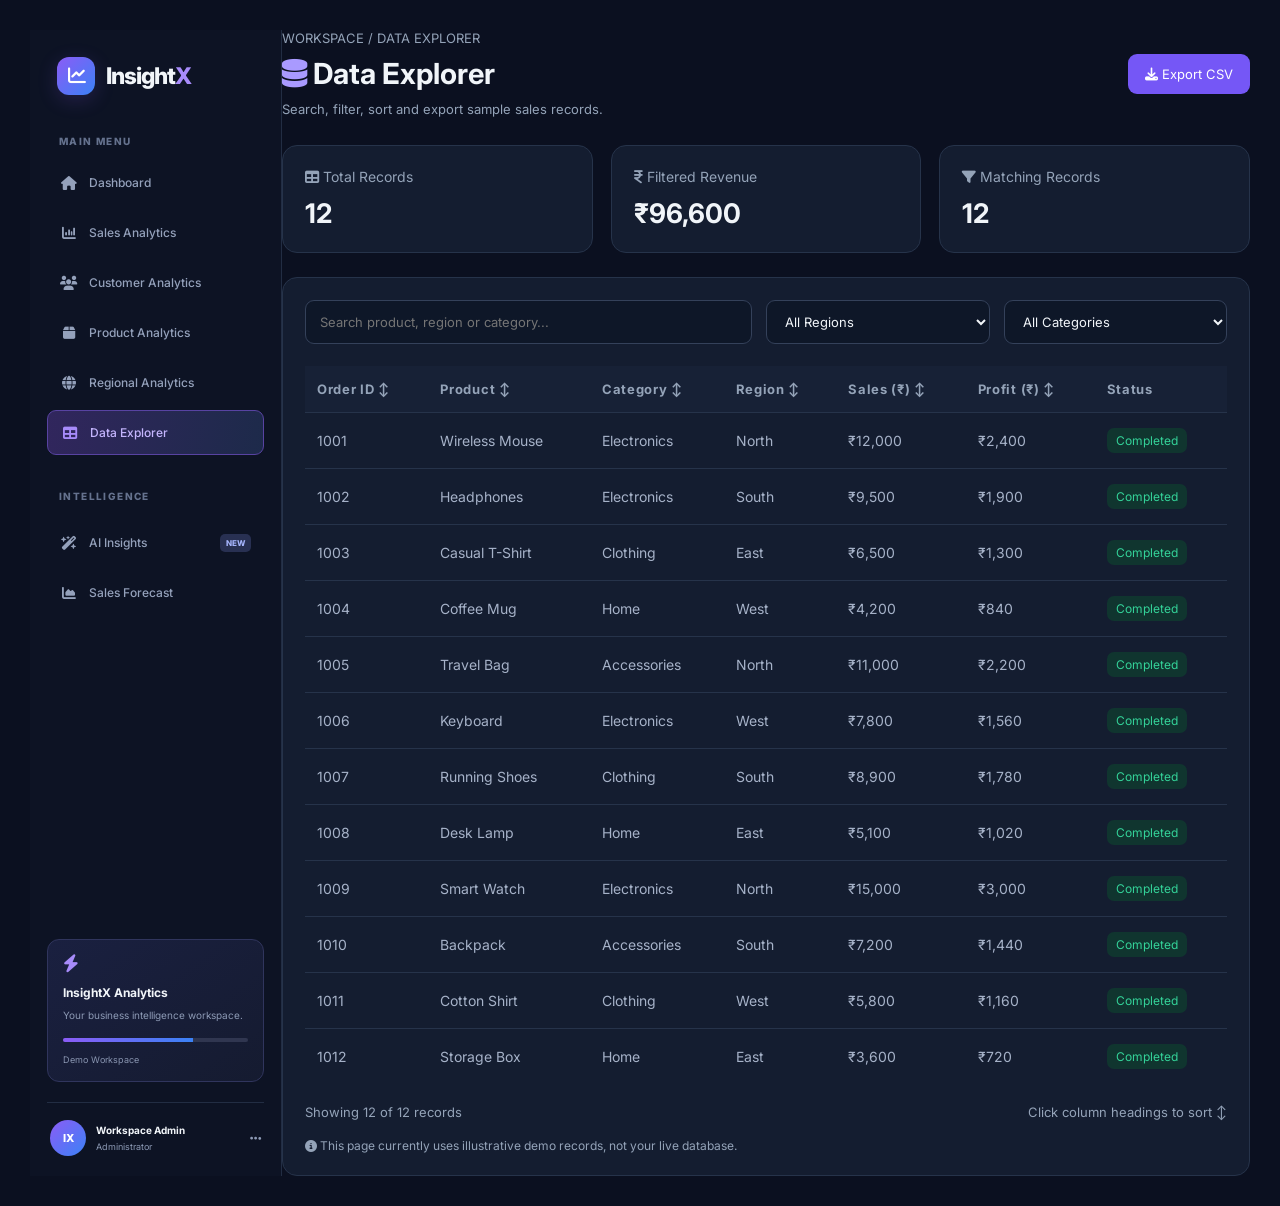
<file: frontend/pages/explorer.html>
<!DOCTYPE html>
<html lang="en">
<head>
    <meta charset="UTF-8">
    <meta name="viewport" content="width=device-width, initial-scale=1.0">

    <title>InsightX | Data Explorer</title>

    <link rel="stylesheet" href="../style.css">
    <link rel="stylesheet"
          href="https://cdnjs.cloudflare.com/ajax/libs/font-awesome/6.5.2/css/all.min.css">

    <style>
        .explorer-page {
            padding: 30px;
            color: #f1f5f9;
        }

        .explorer-header {
            display: flex;
            justify-content: space-between;
            align-items: center;
            flex-wrap: wrap;
            gap: 15px;
            margin-bottom: 28px;
        }

        .explorer-header h1 {
            font-size: 29px;
            margin: 10px 0;
        }

        .explorer-header p {
            color: #94a3b8;
        }

        .explorer-btn {
            padding: 12px 17px;
            background: #7557f6;
            color: white;
            border: none;
            border-radius: 9px;
            cursor: pointer;
        }

        .explorer-stats {
            display: grid;
            grid-template-columns: repeat(3, minmax(0, 1fr));
            gap: 18px;
            margin-bottom: 24px;
        }

        .explorer-card,
        .explorer-panel {
            background: #141d30;
            border: 1px solid #26334a;
            border-radius: 15px;
            padding: 22px;
        }

        .explorer-card p {
            color: #94a3b8;
            font-size: 14px;
            margin-bottom: 12px;
        }

        .explorer-card h2 {
            font-size: 27px;
        }

        .explorer-toolbar {
            display: grid;
            grid-template-columns: 2fr 1fr 1fr;
            gap: 14px;
            margin-bottom: 22px;
        }

        .explorer-input,
        .explorer-select {
            width: 100%;
            padding: 12px 14px;
            border: 1px solid #34415a;
            border-radius: 9px;
            background: #0e1728;
            color: #f1f5f9;
            outline: none;
        }

        .explorer-input:focus,
        .explorer-select:focus {
            border-color: #8b75ff;
        }

        .explorer-table-wrap {
            overflow-x: auto;
        }

        .explorer-table {
            width: 100%;
            min-width: 850px;
            border-collapse: collapse;
        }

        .explorer-table th,
        .explorer-table td {
            padding: 15px 12px;
            border-bottom: 1px solid #26334a;
            text-align: left;
        }

        .explorer-table th {
            color: #94a3b8;
            font-size: 13px;
            cursor: pointer;
            white-space: nowrap;
        }

        .explorer-table th:hover {
            color: #c4b5fd;
        }

        .explorer-table td {
            font-size: 14px;
        }

        .explorer-table tbody tr:hover {
            background: #1b2740;
        }

        .explorer-badge {
            display: inline-block;
            padding: 5px 9px;
            background: #10352f;
            color: #34d399;
            border-radius: 7px;
            font-size: 12px;
        }

        .explorer-footer {
            display: flex;
            justify-content: space-between;
            align-items: center;
            flex-wrap: wrap;
            gap: 12px;
            margin-top: 20px;
            color: #94a3b8;
            font-size: 13px;
        }

        .explorer-note {
            color: #94a3b8;
            font-size: 12px;
            margin-top: 18px;
        }

        @media (max-width: 800px) {
            .explorer-stats {
                grid-template-columns: 1fr;
            }

            .explorer-toolbar {
                grid-template-columns: 1fr;
            }
        }

        @media (max-width: 600px) {
            .explorer-page {
                padding: 17px;
            }

            .explorer-header h1 {
                font-size: 24px;
            }
        }
    </style>
</head>

<body>

<main class="explorer-page">
    <div class="app-container">

    <!-- SIDEBAR -->
    <aside class="sidebar">

        <div class="logo">
            <div class="logo-icon">
                <i class="fa-solid fa-chart-line"></i>
            </div>
            <span>Insight<span class="highlight">X</span></span>
        </div>

        <p class="menu-heading">MAIN MENU</p>

        <nav class="navigation">

            <a href="../index.html" class="nav-link">
                <i class="fa-solid fa-house"></i>
                <span>Dashboard</span>
            </a>

            <a href="sales.html" class="nav-link">
                <i class="fa-solid fa-chart-column"></i>
                <span>Sales Analytics</span>
            </a>

            <a href="customers.html" class="nav-link">
                <i class="fa-solid fa-users"></i>
                <span>Customer Analytics</span>
            </a>

            <a href="products.html" class="nav-link">
                <i class="fa-solid fa-box"></i>
                <span>Product Analytics</span>
            </a>

            <a href="regions.html" class="nav-link">
                <i class="fa-solid fa-globe"></i>
                <span>Regional Analytics</span>
            </a>

            <a href="explorer.html" class="nav-link active">
                <i class="fa-solid fa-table"></i>
                <span>Data Explorer</span>
            </a>

            <p class="menu-heading secondary-heading">INTELLIGENCE</p>

            <a href="insights.html" class="nav-link">
                <i class="fa-solid fa-wand-magic-sparkles"></i>
                <span>AI Insights</span>
                <span class="new-badge">NEW</span>
            </a>

            <a href="forecast.html" class="nav-link">
                <i class="fa-solid fa-chart-area"></i>
                <span>Sales Forecast</span>
            </a>

        </nav>

        <div class="sidebar-bottom">

            <div class="plan-card">
                <i class="fa-solid fa-bolt"></i>
                <h4>InsightX Analytics</h4>
                <p>Your business intelligence workspace.</p>

                <div class="plan-progress">
                    <span></span>
                </div>

                <small>Demo Workspace</small>
            </div>

            <div class="profile">
                <div class="avatar">IX</div>

                <div class="profile-info">
                    <strong>Workspace Admin</strong>
                    <small>Administrator</small>
                </div>

                <i class="fa-solid fa-ellipsis"></i>
            </div>

        </div>

    </aside>

    <!-- MAIN CONTENT -->
    <main class="main-content">

    <header class="explorer-header">
        <div>
            <p>WORKSPACE / DATA EXPLORER</p>

            <h1>
                <i class="fa-solid fa-database"
                   style="color:#a99aff"></i>
                Data Explorer
            </h1>

            <p>Search, filter, sort and export sample sales records.</p>
        </div>

        <button class="explorer-btn" id="exportData">
            <i class="fa-solid fa-download"></i> Export CSV
        </button>
    </header>

    <section class="explorer-stats">

        <article class="explorer-card">
            <p><i class="fa-solid fa-table"></i> Total Records</p>
            <h2 id="totalRecords">12</h2>
        </article>

        <article class="explorer-card">
            <p><i class="fa-solid fa-indian-rupee-sign"></i> Filtered Revenue</p>
            <h2 id="filteredRevenue">₹0</h2>
        </article>

        <article class="explorer-card">
            <p><i class="fa-solid fa-filter"></i> Matching Records</p>
            <h2 id="matchingRecords">12</h2>
        </article>

    </section>

    <section class="explorer-panel">

        <div class="explorer-toolbar">

            <input
                type="search"
                id="searchInput"
                class="explorer-input"
                placeholder="Search product, region or category..."
                aria-label="Search sales records">

            <select id="regionFilter"
                    class="explorer-select"
                    aria-label="Filter by region">
                <option value="All">All Regions</option>
                <option value="North">North</option>
                <option value="South">South</option>
                <option value="East">East</option>
                <option value="West">West</option>
            </select>

            <select id="categoryFilter"
                    class="explorer-select"
                    aria-label="Filter by category">
                <option value="All">All Categories</option>
                <option value="Electronics">Electronics</option>
                <option value="Clothing">Clothing</option>
                <option value="Home">Home</option>
                <option value="Accessories">Accessories</option>
            </select>

        </div>

        <div class="explorer-table-wrap">
            <table class="explorer-table">

                <thead>
                    <tr>
                        <th data-sort="id">Order ID ↕</th>
                        <th data-sort="product">Product ↕</th>
                        <th data-sort="category">Category ↕</th>
                        <th data-sort="region">Region ↕</th>
                        <th data-sort="sales">Sales (₹) ↕</th>
                        <th data-sort="profit">Profit (₹) ↕</th>
                        <th>Status</th>
                    </tr>
                </thead>

                <tbody id="salesTableBody"></tbody>

            </table>
        </div>

        <div class="explorer-footer">
            <span id="recordCount">Showing 12 records</span>
            <span>Click column headings to sort ↕</span>
        </div>

        <p class="explorer-note">
            <i class="fa-solid fa-circle-info"></i>
            This page currently uses illustrative demo records, not your live database.
        </p>

    </section>

</main>

<script>
    const salesData = [
        {id:1001, product:"Wireless Mouse", category:"Electronics", region:"North", sales:12000, profit:2400},
        {id:1002, product:"Headphones", category:"Electronics", region:"South", sales:9500, profit:1900},
        {id:1003, product:"Casual T-Shirt", category:"Clothing", region:"East", sales:6500, profit:1300},
        {id:1004, product:"Coffee Mug", category:"Home", region:"West", sales:4200, profit:840},
        {id:1005, product:"Travel Bag", category:"Accessories", region:"North", sales:11000, profit:2200},
        {id:1006, product:"Keyboard", category:"Electronics", region:"West", sales:7800, profit:1560},
        {id:1007, product:"Running Shoes", category:"Clothing", region:"South", sales:8900, profit:1780},
        {id:1008, product:"Desk Lamp", category:"Home", region:"East", sales:5100, profit:1020},
        {id:1009, product:"Smart Watch", category:"Electronics", region:"North", sales:15000, profit:3000},
        {id:1010, product:"Backpack", category:"Accessories", region:"South", sales:7200, profit:1440},
        {id:1011, product:"Cotton Shirt", category:"Clothing", region:"West", sales:5800, profit:1160},
        {id:1012, product:"Storage Box", category:"Home", region:"East", sales:3600, profit:720}
    ];

    let sortKey = "id";
    let sortDirection = 1;

    const searchInput = document.getElementById("searchInput");
    const regionFilter = document.getElementById("regionFilter");
    const categoryFilter = document.getElementById("categoryFilter");
    const tableBody = document.getElementById("salesTableBody");

    function getFilteredData() {
        const query = searchInput.value.trim().toLowerCase();
        const region = regionFilter.value;
        const category = categoryFilter.value;

        return salesData
            .filter(row => {
                const matchesSearch =
                    String(row.id).includes(query) ||
                    row.product.toLowerCase().includes(query) ||
                    row.category.toLowerCase().includes(query) ||
                    row.region.toLowerCase().includes(query);

                const matchesRegion =
                    region === "All" || row.region === region;

                const matchesCategory =
                    category === "All" || row.category === category;

                return matchesSearch && matchesRegion && matchesCategory;
            })
            .sort((a, b) => {
                const x = a[sortKey];
                const y = b[sortKey];

                if (typeof x === "string") {
                    return x.localeCompare(y) * sortDirection;
                }

                return (x - y) * sortDirection;
            });
    }

    function renderTable() {
        const rows = getFilteredData();

        tableBody.innerHTML = "";

        rows.forEach(row => {
            const tr = document.createElement("tr");

            const values = [
                row.id,
                row.product,
                row.category,
                row.region,
                "₹" + row.sales.toLocaleString("en-IN"),
                "₹" + row.profit.toLocaleString("en-IN")
            ];

            values.forEach(value => {
                const td = document.createElement("td");
                td.textContent = value;
                tr.appendChild(td);
            });

            const status = document.createElement("td");
            status.innerHTML = '<span class="explorer-badge">Completed</span>';
            tr.appendChild(status);

            tableBody.appendChild(tr);
        });

        const revenue = rows.reduce((sum, row) => sum + row.sales, 0);

        document.getElementById("totalRecords").textContent =
            salesData.length;

        document.getElementById("matchingRecords").textContent =
            rows.length;

        document.getElementById("filteredRevenue").textContent =
            "₹" + revenue.toLocaleString("en-IN");

        document.getElementById("recordCount").textContent =
            `Showing ${rows.length} of ${salesData.length} records`;
    }

    searchInput.addEventListener("input", renderTable);
    regionFilter.addEventListener("change", renderTable);
    categoryFilter.addEventListener("change", renderTable);

    document.querySelectorAll("[data-sort]").forEach(heading => {
        heading.addEventListener("click", () => {
            const newKey = heading.dataset.sort;

            if (sortKey === newKey) {
                sortDirection *= -1;
            } else {
                sortKey = newKey;
                sortDirection = 1;
            }

            renderTable();
        });
    });

    document.getElementById("exportData").addEventListener("click", () => {
        const rows = getFilteredData();

        const csvRows = [
            ["Order ID", "Product", "Category", "Region", "Sales", "Profit"],
            ...rows.map(row => [
                row.id,
                row.product,
                row.category,
                row.region,
                row.sales,
                row.profit
            ])
        ];

        const csv = csvRows
            .map(row => row.map(value =>
                '"' + String(value).replace(/"/g, '""') + '"'
            ).join(","))
            .join("\r\n");

        const blob = new Blob(["\uFEFF" + csv], {
            type: "text/csv;charset=utf-8;"
        });

        const url = URL.createObjectURL(blob);
        const link = document.createElement("a");

        link.href = url;
        link.download = "InsightX_Data_Explorer.csv";
        link.click();

        URL.revokeObjectURL(url);
    });

    renderTable();
</script>

</body>
</html>
</main>
</div>
</file>
<file: frontend/style.css>
@import url('https://fonts.googleapis.com/css2?family=Inter:wght@400;500;600;700;800&display=swap');

:root {
    --bg: #0b1020;
    --sidebar: #0d1324;
    --panel: #121a2d;
    --panel-hover: #172137;
    --border: #222d43;
    --text: #eef2ff;
    --muted: #8d9ab5;
    --purple: #8b5cf6;
    --blue: #3b82f6;
    --cyan: #22d3ee;
    --green: #34d399;
}

* {
    margin: 0;
    padding: 0;
    box-sizing: border-box;
}

body {
    background: var(--bg);
    color: var(--text);
    font-family: 'Inter', sans-serif;
    font-size: 13px;
}

button, input, select {
    font: inherit;
}

button, a, select {
    -webkit-tap-highlight-color: transparent;
}

a {
    color: inherit;
    text-decoration: none;
}

.app-container {
    display: flex;
    min-height: 100vh;
}

/* SIDEBAR */

.sidebar {
    width: 252px;
    min-width: 252px;
    background: var(--sidebar);
    border-right: 1px solid var(--border);
    padding: 27px 17px 15px;
    display: flex;
    flex-direction: column;
}

.logo {
    display: flex;
    align-items: center;
    gap: 11px;
    padding: 0 10px;
    font-size: 23px;
    font-weight: 800;
    letter-spacing: -1px;
}

.logo-icon {
    width: 38px;
    height: 38px;
    border-radius: 12px;
    display: grid;
    place-items: center;
    background: linear-gradient(135deg, #8b5cf6, #3b82f6);
    color: white;
    font-size: 18px;
    box-shadow: 0 5px 20px #8b5cf630;
}

.highlight {
    color: #a78bfa;
}

.menu-heading {
    color: #65728e;
    font-size: 10px;
    font-weight: 800;
    letter-spacing: 1.4px;
    margin: 40px 12px 13px;
}

.navigation {
    display: flex;
    flex-direction: column;
    gap: 5px;
}

.nav-link {
    min-height: 45px;
    padding: 0 13px;
    border-radius: 9px;
    display: flex;
    align-items: center;
    gap: 12px;
    color: #94a1bb;
    font-size: 12px;
    font-weight: 500;
    transition: 0.2s ease;
}

.nav-link i {
    width: 17px;
    text-align: center;
    font-size: 14px;
}

.nav-link:hover {
    background: #182137;
    color: white;
}

.nav-link.active {
    background: linear-gradient(100deg, #31265d, #1d2a4a);
    color: #c4b5fd;
    border: 1px solid #5843a2;
}

.nav-link.active i {
    color: #a78bfa;
}

.secondary-heading {
    margin-top: 30px;
}

.new-badge {
    margin-left: auto;
    background: #283052;
    color: #a5b4fc;
    padding: 4px 6px;
    border-radius: 5px;
    font-size: 8px;
    font-weight: 800;
}

.sidebar-bottom {
    margin-top: auto;
}

.plan-card {
    background: linear-gradient(145deg, #1a2040, #151b30);
    border: 1px solid #30355d;
    border-radius: 12px;
    padding: 15px;
    margin-bottom: 20px;
}

.plan-card > i {
    color: #a78bfa;
    font-size: 18px;
    margin-bottom: 12px;
}

.plan-card h4 {
    font-size: 12px;
    margin-bottom: 7px;
}

.plan-card p {
    color: var(--muted);
    font-size: 10px;
    line-height: 1.7;
}

.plan-progress {
    height: 4px;
    background: #303650;
    border-radius: 5px;
    margin: 14px 0 8px;
    overflow: hidden;
}

.plan-progress span {
    display: block;
    height: 100%;
    width: 70%;
    background: linear-gradient(90deg, #8b5cf6, #3b82f6);
}

.plan-card small {
    color: #8995b0;
    font-size: 9px;
}

.profile {
    border-top: 1px solid var(--border);
    padding: 17px 3px 5px;
    display: flex;
    align-items: center;
    gap: 10px;
}

.avatar, .top-avatar {
    display: grid;
    place-items: center;
    border-radius: 50%;
    background: linear-gradient(135deg, #8b5cf6, #3b82f6);
    font-weight: 800;
    color: white;
}

.avatar {
    width: 36px;
    height: 36px;
    font-size: 11px;
}

.profile-info {
    display: flex;
    flex-direction: column;
    gap: 5px;
}

.profile-info strong {
    font-size: 10px;
}

.profile-info small {
    color: var(--muted);
    font-size: 9px;
}

.profile > i {
    margin-left: auto;
    color: var(--muted);
}

/* MAIN CONTENT */

.main-content {
    flex: 1;
    min-width: 0;
}

.topbar {
    height: 76px;
    border-bottom: 1px solid var(--border);
    display: flex;
    align-items: center;
    justify-content: space-between;
    padding: 0 34px;
    background: #0d1322;
}

.breadcrumb {
    display: flex;
    align-items: center;
    gap: 12px;
    color: var(--muted);
    font-size: 11px;
}

.breadcrumb i {
    font-size: 9px;
    color: #4f5d78;
}

.breadcrumb strong {
    color: #e2e8f0;
    font-weight: 600;
}

.topbar-actions {
    display: flex;
    align-items: center;
    gap: 19px;
}

.search-box {
    height: 36px;
    width: 235px;
    border: 1px solid var(--border);
    background: #121a2c;
    border-radius: 8px;
    display: flex;
    align-items: center;
    gap: 9px;
    padding: 0 10px;
    color: #7786a4;
}

.search-box input {
    background: transparent;
    border: none;
    outline: none;
    width: 100%;
    min-width: 0;
    color: white;
    font-size: 10px;
}

.search-box input::placeholder {
    color: #7786a4;
}

.search-box > span {
    font-size: 9px;
    white-space: nowrap;
    border: 1px solid #354059;
    padding: 3px 5px;
    border-radius: 4px;
}

.icon-button {
    background: transparent;
    border: 0;
    color: #9aa7c0;
    font-size: 16px;
    cursor: pointer;
    position: relative;
}

.notification-dot {
    position: absolute;
    width: 6px;
    height: 6px;
    background: #fb7185;
    border-radius: 50%;
    top: -3px;
    right: -3px;
}

.top-avatar {
    width: 34px;
    height: 34px;
    font-size: 10px;
}

/* PAGE HEADING */

.page-content {
    padding: 32px 34px 20px;
    max-width: 1800px;
    margin: 0 auto;
}

.page-heading {
    display: flex;
    justify-content: space-between;
    align-items: center;
    gap: 20px;
    margin-bottom: 25px;
}

.welcome-label {
    color: #9d8aff;
    font-size: 9px;
    font-weight: 800;
    letter-spacing: 1.7px;
    display: flex;
    align-items: center;
    gap: 8px;
    margin-bottom: 12px;
}

.status-dot {
    width: 6px;
    height: 6px;
    background: #34d399;
    border-radius: 50%;
    box-shadow: 0 0 8px #34d39970;
}

.page-heading h1 {
    font-size: clamp(23px, 2vw, 29px);
    letter-spacing: -1px;
    font-weight: 700;
    margin-bottom: 9px;
}

.page-heading p {
    color: var(--muted);
    font-size: 11px;
    line-height: 1.6;
}

.heading-actions {
    display: flex;
    gap: 10px;
}

.outline-button, .primary-button {
    height: 38px;
    border-radius: 8px;
    padding: 0 13px;
    display: flex;
    align-items: center;
    gap: 8px;
    font-size: 10px;
    font-weight: 600;
    cursor: pointer;
    transition: 0.2s;
}

.outline-button {
    background: #121a2c;
    border: 1px solid var(--border);
    color: #c5cee0;
}

.outline-button:hover {
    background: #1b2640;
}

.primary-button {
    background: linear-gradient(110deg, #7654e8, #4f65e8);
    color: white;
    border: 1px solid #7c69f3;
    box-shadow: 0 5px 20px #6655e820;
}

.primary-button:hover {
    filter: brightness(1.15);
    transform: translateY(-1px);
}

/* FILTERS */

.filter-bar {
    display: flex;
    align-items: center;
    flex-wrap: wrap;
    gap: 12px;
    background: #11192b;
    border: 1px solid var(--border);
    border-radius: 10px;
    padding: 12px 15px;
    margin-bottom: 22px;
}

.filter-label {
    color: #b5c0d7;
    display: flex;
    align-items: center;
    gap: 8px;
    font-size: 10px;
    font-weight: 600;
    margin-right: 3px;
}

.filter-label i {
    color: #a78bfa;
}

.filter-bar select {
    min-width: 135px;
    height: 32px;
    padding: 0 10px;
    color: #c7d1e5;
    background: #171f33;
    border: 1px solid #2a3650;
    border-radius: 6px;
    outline: none;
    cursor: pointer;
    font-size: 10px;
}

.filter-bar select:focus {
    border-color: #8b5cf6;
}

.filter-bar option {
    background: #121a2d;
    color: white;
}

.demo-label {
    margin-left: auto;
    color: #8492ae;
    font-size: 9px;
    display: flex;
    align-items: center;
    gap: 6px;
}

/* KPI CARDS */

.kpi-grid {
    display: grid;
    grid-template-columns: repeat(4, minmax(0, 1fr));
    gap: 17px;
    margin-bottom: 22px;
}

.kpi-card {
    background: linear-gradient(145deg, #151e32, #111827);
    border: 1px solid var(--border);
    border-radius: 12px;
    padding: 19px;
    min-width: 0;
    transition: transform 0.2s, border-color 0.2s;
}

.kpi-card:hover {
    transform: translateY(-3px);
    border-color: #45466f;
}

.kpi-top {
    display: flex;
    align-items: center;
    justify-content: space-between;
    gap: 10px;
    margin-bottom: 19px;
}

.kpi-icon {
    width: 39px;
    height: 39px;
    border-radius: 10px;
    display: grid;
    place-items: center;
    font-size: 15px;
}

.sales-icon {
    color: #a78bfa;
    background: #8b5cf61c;
    border: 1px solid #8b5cf632;
}

.profit-icon {
    color: #34d399;
    background: #34d39915;
    border: 1px solid #34d39930;
}

.orders-icon {
    color: #60a5fa;
    background: #3b82f619;
    border: 1px solid #3b82f632;
}

.customers-icon {
    color: #fbbf24;
    background: #fbbf2416;
    border: 1px solid #fbbf2430;
}

.trend {
    font-size: 9px;
    font-weight: 700;
    padding: 6px 7px;
    border-radius: 5px;
    white-space: nowrap;
}

.trend.positive {
    color: #34d399;
    background: #34d39912;
}

.kpi-label {
    color: #96a3bd;
    font-size: 10px;
    margin-bottom: 9px;
}

.kpi-card h2 {
    font-size: clamp(20px, 2vw, 26px);
    letter-spacing: -0.8px;
    font-weight: 700;
    overflow-wrap: anywhere;
    margin-bottom: 17px;
}

.kpi-footer {
    padding-top: 12px;
    border-top: 1px solid #263148;
    display: flex;
    justify-content: space-between;
    align-items: center;
    color: #7886a1;
    font-size: 9px;
}

.kpi-footer i {
    color: #64748b;
}

/* PANELS AND CHARTS */

.charts-grid {
    display: grid;
    grid-template-columns: minmax(0, 1.7fr) minmax(280px, 1fr);
    gap: 17px;
    margin-bottom: 22px;
}

.panel {
    min-width: 0;
    background: var(--panel);
    border: 1px solid var(--border);
    border-radius: 12px;
    padding: 20px;
}

.panel-header {
    display: flex;
    align-items: flex-start;
    justify-content: space-between;
    gap: 12px;
}

.panel-header h3 {
    font-size: 12px;
    font-weight: 700;
    margin-bottom: 7px;
}

.panel-header p {
    color: var(--muted);
    font-size: 10px;
    line-height: 1.5;
}

.more-button {
    width: 30px;
    height: 30px;
    border-radius: 7px;
    border: 1px solid #2b3650;
    color: #9aa8c0;
    background: #171f33;
    cursor: pointer;
}

.more-button:hover {
    color: white;
    background: #24304a;
}

.chart-legend {
    display: flex;
    align-items: center;
    gap: 7px;
    color: #aab6cc;
    font-size: 10px;
    margin-top: 22px;
}

.legend-dot {
    width: 8px;
    height: 8px;
    border-radius: 3px;
    background: #8b5cf6;
}

.chart-container {
    position: relative;
    height: 260px;
    width: 100%;
    margin-top: 12px;
}

.donut-container {
    position: relative;
    height: 205px;
    max-width: 250px;
    margin: 13px auto 5px;
}

.donut-center {
    position: absolute;
    inset: 0;
    display: flex;
    flex-direction: column;
    align-items: center;
    justify-content: center;
    pointer-events: none;
}

.donut-center span {
    color: var(--muted);
    font-size: 10px;
    margin-bottom: 7px;
}

.donut-center strong {
    font-size: 23px;
    letter-spacing: -0.8px;
}

.category-legend {
    display: grid;
    grid-template-columns: 1fr 1fr;
    gap: 14px 8px;
    padding-top: 10px;
}

.category-legend > div {
    display: flex;
    align-items: center;
    gap: 6px;
    color: #9ca9c1;
    font-size: 9px;
}

.category-legend strong {
    color: #e8edf9;
    margin-left: auto;
    font-size: 10px;
}

.legend-square {
    width: 7px;
    height: 7px;
    border-radius: 2px;
    flex-shrink: 0;
}

.purple { background: #8b5cf6; }
.blue { background: #3b82f6; }
.cyan { background: #22d3ee; }
.orange { background: #f59e0b; }

/* BOTTOM PANELS */

.bottom-grid {
    display: grid;
    grid-template-columns: minmax(0, 1.5fr) minmax(280px, 1fr);
    gap: 17px;
}

.view-all {
    color: #a78bfa;
    font-size: 10px;
    white-space: nowrap;
    padding-top: 3px;
}

.view-all i {
    margin-left: 4px;
}

.table-wrapper {
    width: 100%;
    overflow-x: auto;
    margin-top: 19px;
}

table {
    width: 100%;
    border-collapse: collapse;
    text-align: left;
    white-space: nowrap;
}

thead {
    background: #172136;
}

th {
    padding: 12px 10px;
    color: #8290aa;
    font-size: 8px;
    font-weight: 700;
    letter-spacing: 0.7px;
}

td {
    padding: 13px 10px;
    border-bottom: 1px solid #222d42;
    color: #a6b2c8;
    font-size: 9px;
}

tbody tr:last-child td {
    border-bottom: none;
}

tbody tr:hover {
    background: #182238;
}

.product-cell {
    display: flex;
    align-items: center;
    gap: 9px;
    color: #e0e7f5;
    font-weight: 600;
}

.product-icon {
    width: 30px;
    height: 30px;
    border-radius: 7px;
    display: grid;
    place-items: center;
    font-size: 12px;
}

.purple-bg {
    color: #c4b5fd;
    background: #8b5cf61e;
}

.blue-bg {
    color: #93c5fd;
    background: #3b82f61e;
}

.orange-bg {
    color: #fdba74;
    background: #f973161e;
}

.green-bg {
    color: #6ee7b7;
    background: #10b9811e;
}

.table-amount {
    color: #e5ebf8;
    font-weight: 700;
}

.status-badge {
    display: inline-block;
    padding: 5px 7px;
    border-radius: 5px;
    font-size: 8px;
    font-weight: 700;
}

.status-badge.success {
    color: #6ee7b7;
    background: #10b98115;
}

.status-badge.neutral {
    color: #a5b4fc;
    background: #6366f115;
}

.ai-tag {
    padding: 6px 8px;
    border-radius: 5px;
    background: #8b5cf618;
    border: 1px solid #8b5cf630;
    color: #b8a5ff;
    font-size: 8px;
    font-weight: 800;
    white-space: nowrap;
}

.ai-tag i {
    margin-right: 4px;
}

.insight-item {
    display: flex;
    gap: 11px;
    padding: 16px 0;
    border-bottom: 1px solid #253047;
}

.insight-icon {
    width: 33px;
    height: 33px;
    border-radius: 9px;
    display: grid;
    place-items: center;
    flex-shrink: 0;
    font-size: 12px;
}

.insight-purple {
    background: #8b5cf61b;
    color: #b5a0ff;
}

.insight-green {
    background: #10b98118;
    color: #6ee7b7;
}

.insight-orange {
    background: #f59e0b18;
    color: #fbbf24;
}

.insight-item strong {
    font-size: 10px;
    display: block;
    margin: 2px 0 6px;
}

.insight-item p {
    color: #8794ae;
    font-size: 9px;
    line-height: 1.7;
}

.insights-link {
    display: flex;
    align-items: center;
    justify-content: space-between;
    margin-top: 15px;
    padding: 10px 11px;
    border-radius: 7px;
    background: #8b5cf611;
    color: #b7a5ff;
    font-size: 10px;
    font-weight: 600;
}

.insights-link:hover {
    background: #8b5cf623;
}

.footer {
    display: flex;
    justify-content: space-between;
    gap: 15px;
    padding: 23px 2px 3px;
    color: #687691;
    font-size: 9px;
}

.footer-dot {
    color: #8b5cf6;
    margin: 0 4px;
}

/* RESPONSIVE */

@media (min-width: 1600px) {
    .page-content {
        padding-left: 42px;
        padding-right: 42px;
    }

    .kpi-card {
        padding: 23px;
    }

    .chart-container {
        height: 300px;
    }
}

@media (max-width: 1250px) {
    .sidebar {
        width: 220px;
        min-width: 220px;
    }

    .page-content {
        padding: 25px 22px 18px;
    }

    .topbar {
        padding: 0 22px;
    }

    .kpi-grid {
        grid-template-columns: repeat(2, minmax(0, 1fr));
    }
}

@media (max-width: 900px) {
    .sidebar {
        width: 76px;
        min-width: 76px;
        padding: 22px 10px 12px;
    }

    .logo {
        justify-content: center;
        padding: 0;
    }

    .logo > span,
    .menu-heading,
    .nav-link span,
    .sidebar-bottom {
        display: none;
    }

    .nav-link {
        justify-content: center;
        padding: 0;
        min-height: 44px;
    }

    .nav-link i {
        font-size: 16px;
    }

    .navigation {
        margin-top: 35px;
    }

    .secondary-heading {
        margin-top: 20px;
    }

    .charts-grid,
    .bottom-grid {
        grid-template-columns: 1fr;
    }

    .category-panel {
        max-width: none;
    }

    .donut-container {
        max-width: 300px;
    }
}

@media (max-width: 600px) {
    .topbar {
        height: 64px;
        padding: 0 13px;
    }

    .breadcrumb {
        gap: 7px;
        font-size: 9px;
    }

    .search-box {
        width: 36px;
        padding: 0;
        justify-content: center;
        background: transparent;
        border: none;
    }

    .search-box input,
    .search-box > span {
        display: none;
    }

    .topbar-actions {
        gap: 13px;
    }

    .page-content {
        padding: 23px 13px 15px;
    }

    .page-heading {
        align-items: flex-start;
        flex-direction: column;
    }

    .heading-actions {
        width: 100%;
    }

    .heading-actions button {
        flex: 1;
        justify-content: center;
    }

    .filter-bar {
        gap: 9px;
    }

    .filter-bar select {
        flex: 1;
        min-width: 125px;
    }

    .demo-label {
        margin-left: 0;
    }

    .kpi-grid {
        gap: 10px;
    }

    .kpi-card {
        padding: 13px;
    }

    .kpi-card h2 {
        font-size: 19px;
    }

    .kpi-top {
        align-items: flex-start;
        flex-direction: column;
        margin-bottom: 13px;
    }

    .trend {
        font-size: 8px;
    }

    .panel {
        padding: 15px;
    }

    .chart-container {
        height: 230px;
    }

    .category-legend {
        grid-template-columns: 1fr 1fr;
    }

    .footer {
        flex-direction: column;
        line-height: 1.6;
    }
}
</file>
